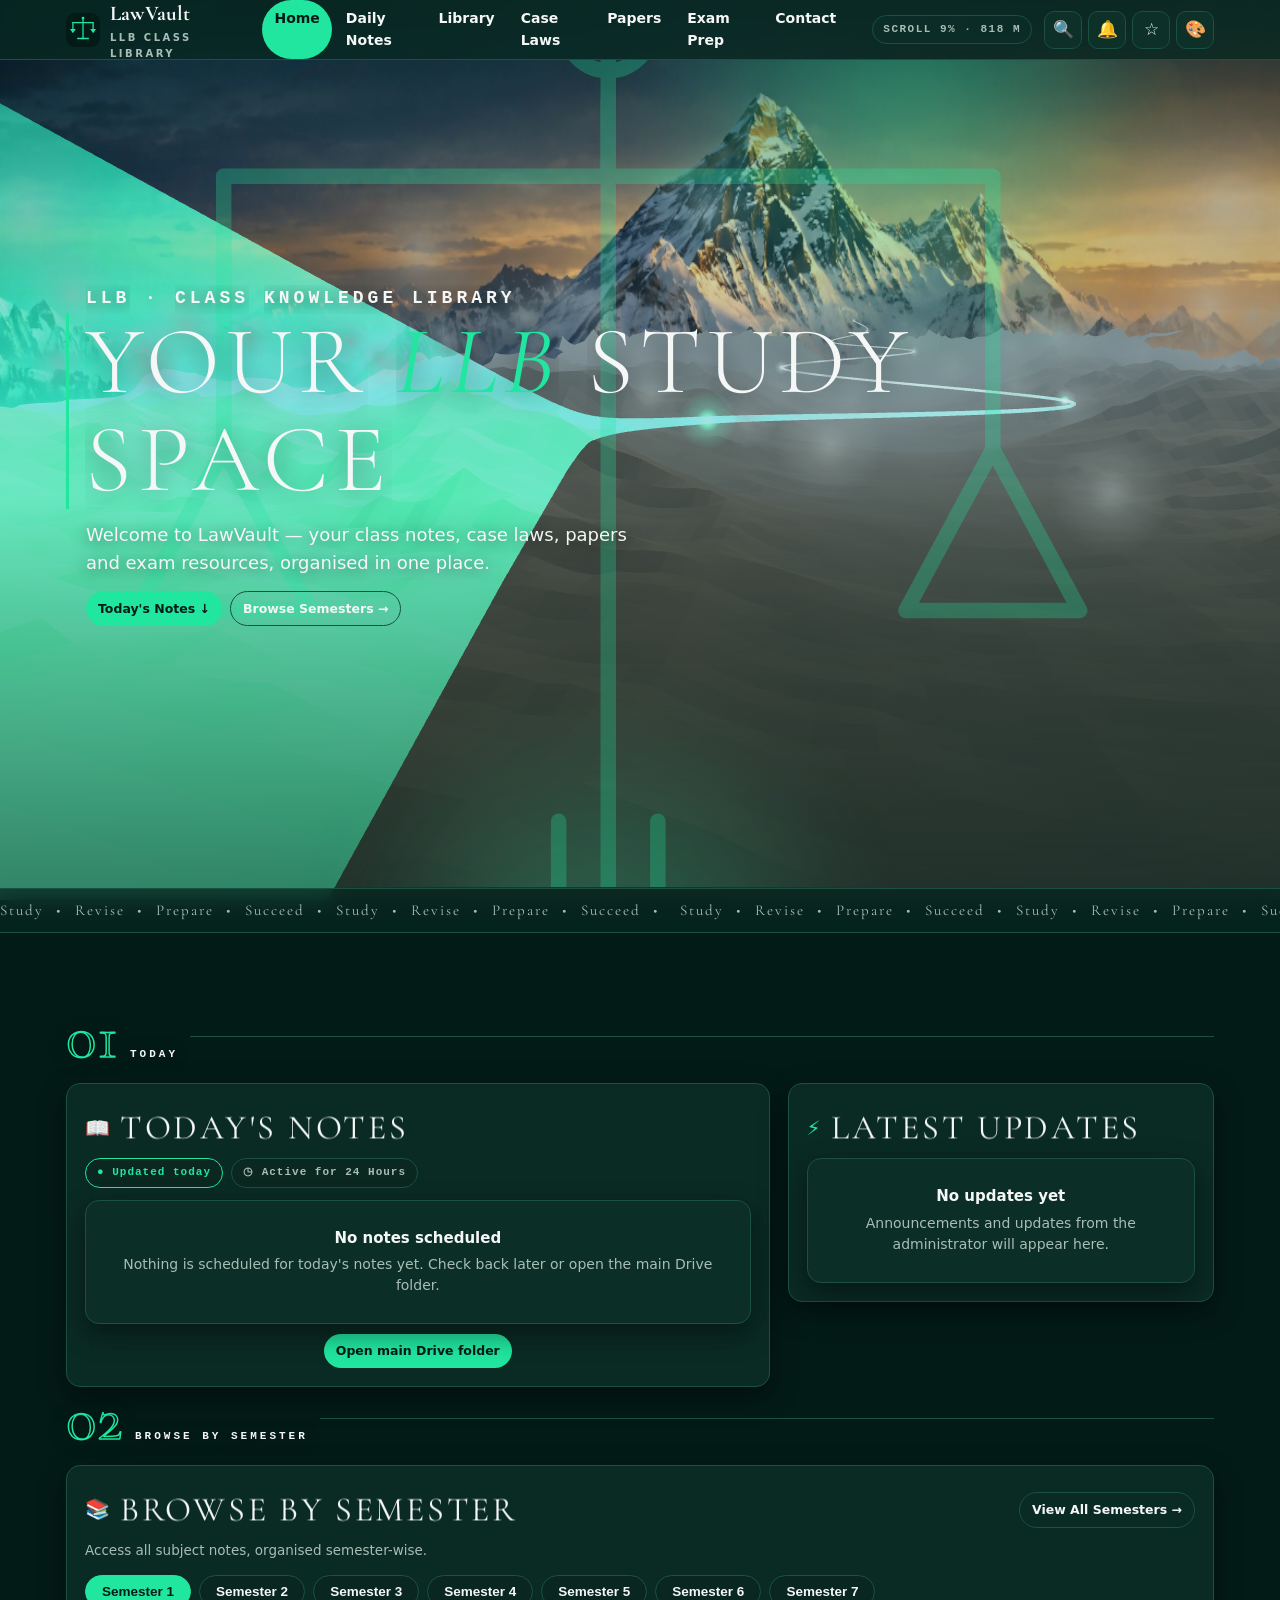
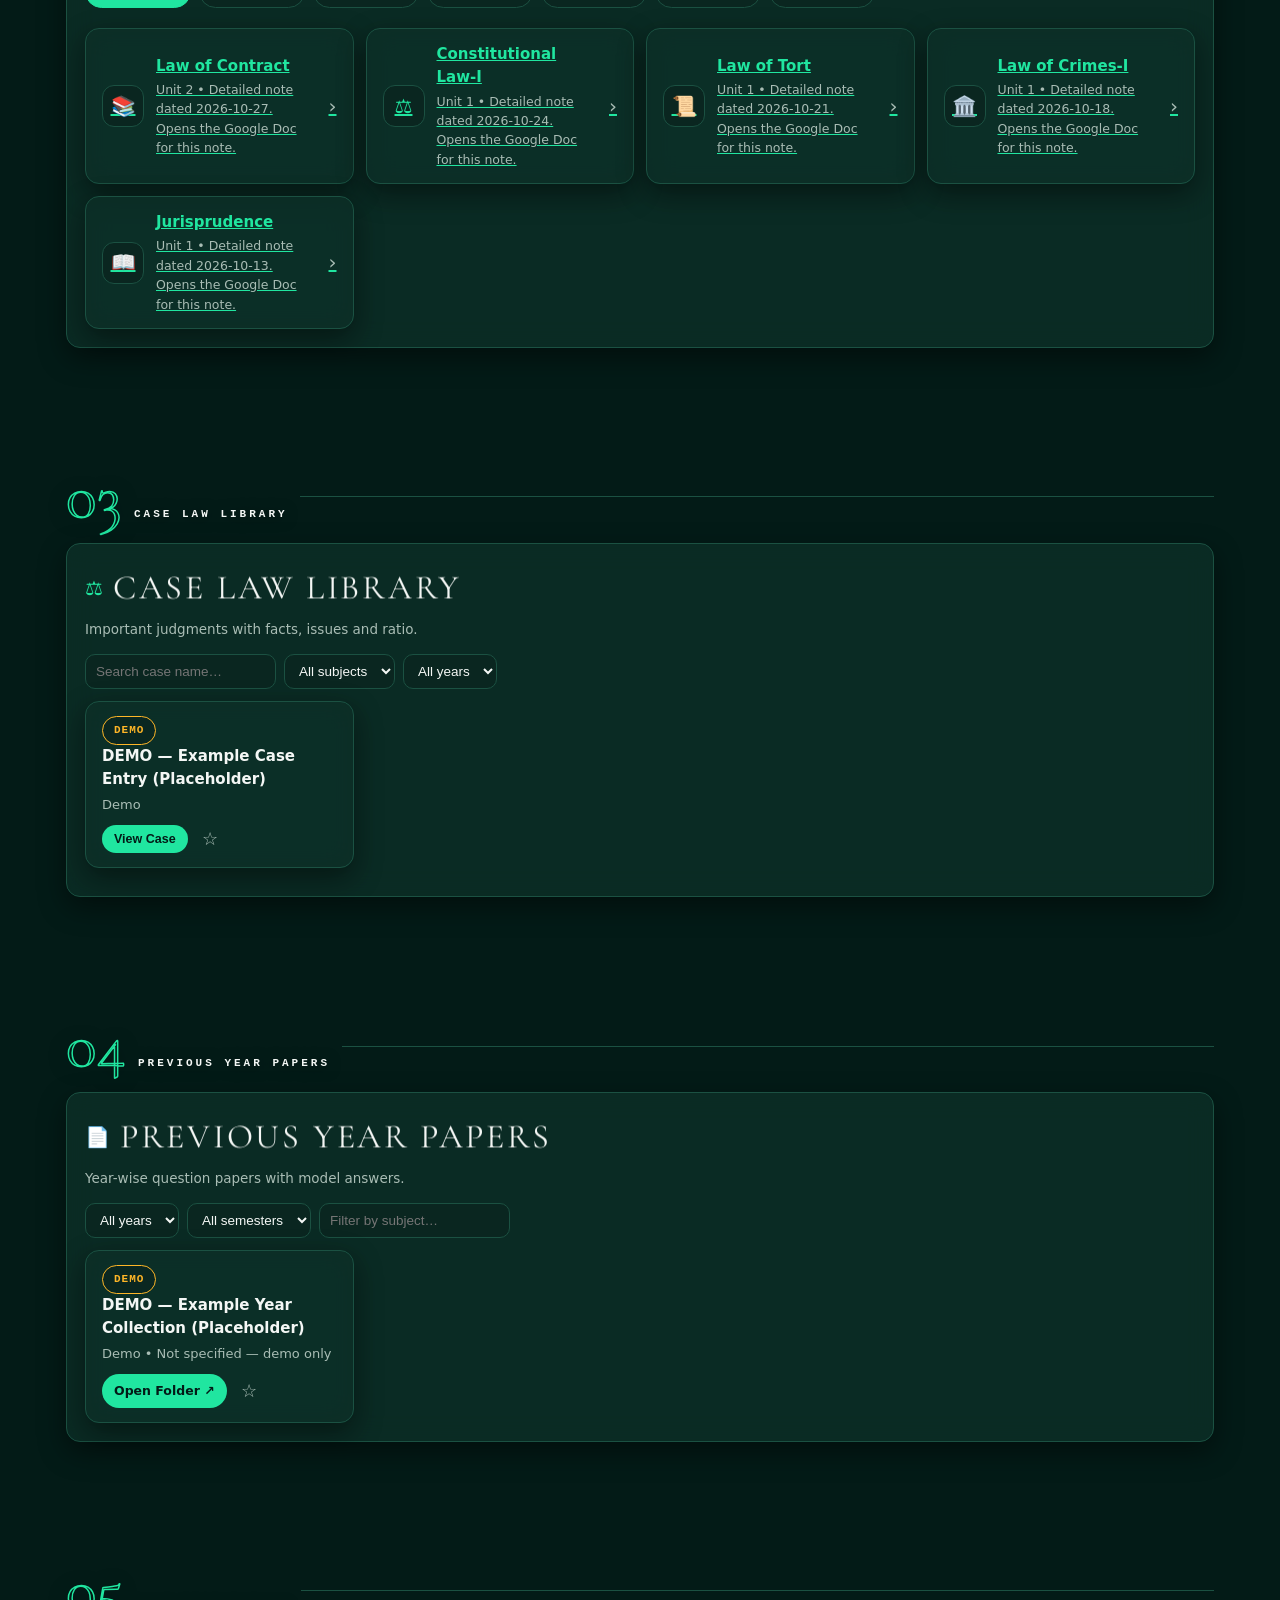
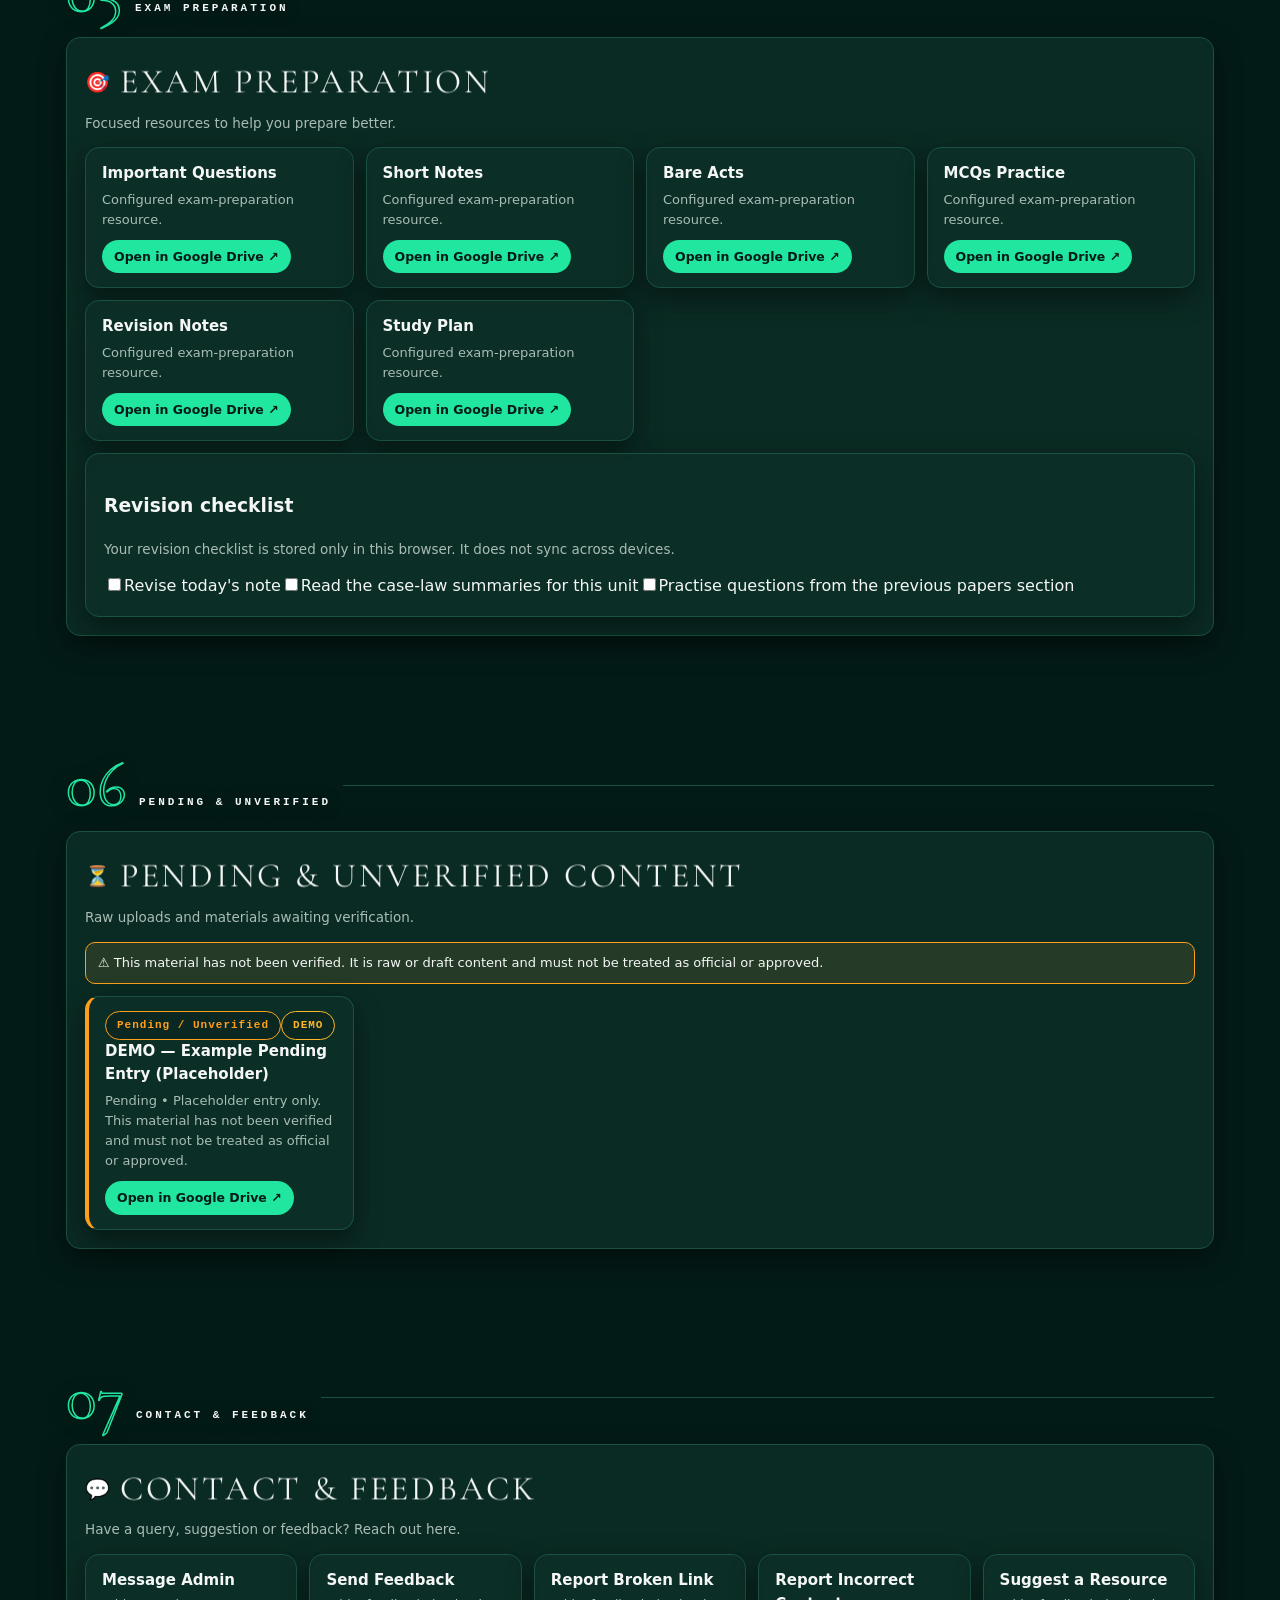
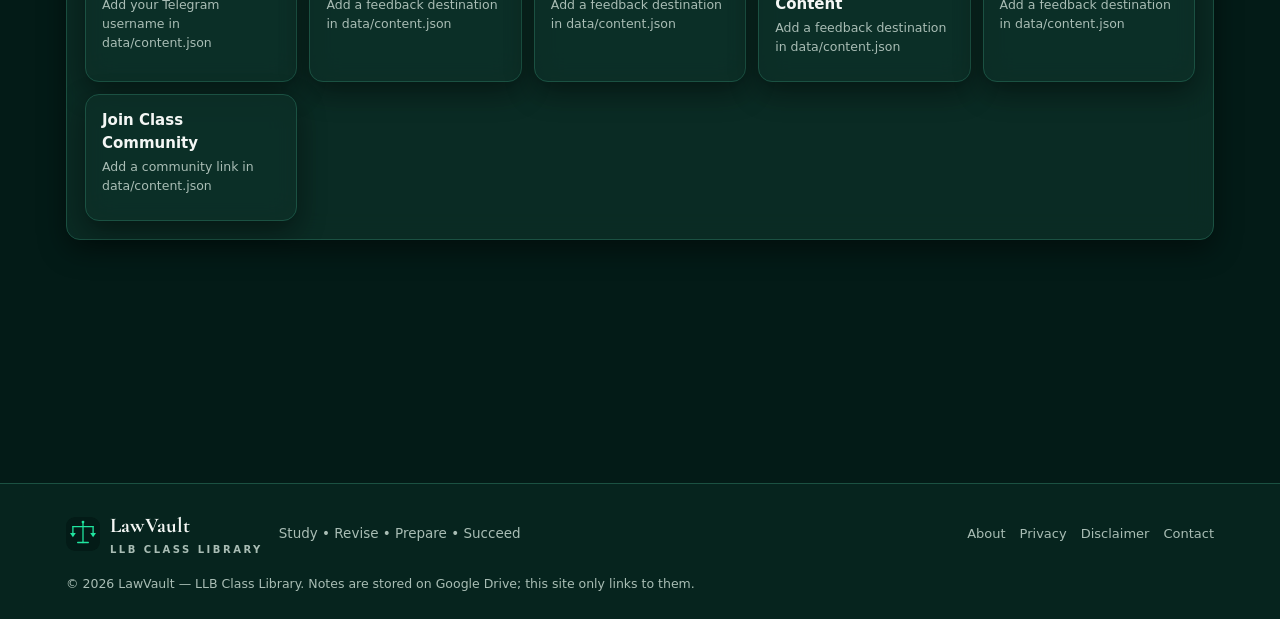
<file: index.html>
<!doctype html>
<html lang="en" data-mode="dark" data-color="emerald" data-festival="none">
<head>
<meta charset="utf-8">
<meta name="viewport" content="width=device-width, initial-scale=1">
<title>LawVault — Your LLB Class Knowledge Library</title>
<meta name="description" content="LawVault: your LLB class notes, case laws, papers and exam resources, organised in one place. Notes are stored on Google Drive; this site is the index and navigation layer.">
<meta name="theme-color" content="#031B17">
<link rel="icon" type="image/svg+xml" href="./assets/images/logo.svg">
<link rel="apple-touch-icon" href="./assets/images/icon-192.png">
<link rel="manifest" href="./manifest.webmanifest">
<link rel="preconnect" href="https://fonts.googleapis.com">
<link rel="preconnect" href="https://fonts.gstatic.com" crossorigin>
<link href="https://fonts.googleapis.com/css2?family=Cormorant+Garamond:ital,wght@0,300;0,400;0,500;0,600;1,400;1,500&display=swap" rel="stylesheet">
<link rel="stylesheet" href="./assets/css/style.css">
<script type="importmap">
{"imports": {"three": "./assets/vendor/three.module.js"}}
</script>
</head>
<body>
<a class="skip" href="#today">Skip to today's notes</a>

<!-- Ascent backdrop: the static Everest photo is the default layer
     (and the only layer without JS, without WebGL, or under reduced
     motion). When the 3D module loads successfully it paints the live
     terrain on the canvas above the photo. Decorative only: it never
     receives pointer events and never blocks content. -->
<div class="terrain-stage" aria-hidden="true">
  <div class="terrain-fallback" id="terrainFallback"></div>
  <canvas class="terrain-canvas" id="terrainCanvas"></canvas>
  <div class="terrain-scrim"></div>
</div>

<header class="site-header">
  <div class="scroll-progress" id="scrollProgress" aria-hidden="true"></div>
  <div class="header-in">
    <a class="brand" href="#home" aria-label="LawVault home">
      <img src="./assets/images/logo.svg" alt="LawVault logo" width="34" height="34">
      <span><span class="brand-name">LawVault</span><span class="brand-sub">LLB CLASS LIBRARY</span></span>
    </a>
    <nav class="main-nav" id="mainNav" aria-label="Main navigation"></nav>
    <span class="altitude-readout" id="altitudeReadout">SCROLL 0% · 0 M</span>
    <div class="header-tools">
      <button class="icon-btn" id="searchBtn" aria-label="Search">🔍</button>
      <button class="icon-btn" id="bellBtn" aria-label="Notifications">🔔<span class="dot" id="bellDot"></span></button>
      <button class="icon-btn" id="savedBtn" aria-label="Bookmarks and recently viewed">☆</button>
      <button class="icon-btn" id="themeBtn" aria-label="Appearance and themes">🎨</button>
      <button class="icon-btn menu-btn" id="menuBtn" aria-label="Menu" aria-expanded="false">☰</button>
    </div>
  </div>
  <div class="card theme-panel" id="themePanel" role="dialog" aria-label="Appearance settings"></div>
  <div class="card theme-panel" id="savedPanel" role="dialog" aria-label="Bookmarks and recently viewed"></div>
</header>

<div class="search-bar" id="searchBar">
  <div class="search-box">
    <input id="searchInput" type="search" placeholder="Search subjects, cases, papers…" aria-label="Search LawVault" autocomplete="off">
    <div class="suggest" id="suggest"></div>
    <p class="search-note" id="searchNote"></p>
  </div>
</div>

<section class="welcome" id="home" aria-label="Welcome">
  <div class="welcome-art" id="welcomeArt" aria-hidden="true">
    <div class="aurora aurora-a"></div>
    <div class="aurora aurora-b"></div>
    <svg class="scales" id="scalesSvg" viewBox="0 0 200 200" fill="none" aria-hidden="true">
      <g stroke="currentColor" stroke-width="2.5" stroke-linecap="round" stroke-linejoin="round">
        <path class="draw" pathLength="1" d="M100 28 L100 168"/>
        <path class="draw" pathLength="1" d="M38 52 L162 52"/>
        <path class="draw" pathLength="1" d="M100 28 m-7 0 a7 7 0 1 0 14 0 a7 7 0 1 0 -14 0"/>
        <path class="draw" pathLength="1" d="M84 168 L116 168 M92 168 L92 156 M108 168 L108 156"/>
        <path class="draw" pathLength="1" d="M38 52 L38 96 M38 96 L24 122 M38 96 L52 122 M24 122 L52 122"/>
        <path class="draw" pathLength="1" d="M162 52 L162 96 M162 96 L148 122 M162 96 L176 122 M148 122 L176 122"/>
        <path class="draw" pathLength="1" d="M100 40 L100 52"/>
      </g>
    </svg>
  </div>
  <div class="welcome-in">
    <p class="welcome-kicker" data-mask>LLB · Class Knowledge Library</p>
    <h1 id="welcomeTitle" data-mask>Your LLB Study Space</h1>
    <p id="welcomeSub"></p>
    <p class="festival-note" id="festivalNote" aria-live="polite"></p>
    <div class="welcome-links">
      <a class="btn small" href="#today">Today's Notes ↓</a>
      <a class="btn ghost small" href="#semesters">Browse Semesters →</a>
    </div>
  </div>
</section>

<div class="marquee" aria-hidden="true">
  <div class="marquee-inner">
    <span>Study&nbsp;&nbsp;•&nbsp;&nbsp;Revise&nbsp;&nbsp;•&nbsp;&nbsp;Prepare&nbsp;&nbsp;•&nbsp;&nbsp;Succeed&nbsp;&nbsp;•&nbsp;&nbsp;Study&nbsp;&nbsp;•&nbsp;&nbsp;Revise&nbsp;&nbsp;•&nbsp;&nbsp;Prepare&nbsp;&nbsp;•&nbsp;&nbsp;Succeed&nbsp;&nbsp;•&nbsp;&nbsp;</span>
    <span>Study&nbsp;&nbsp;•&nbsp;&nbsp;Revise&nbsp;&nbsp;•&nbsp;&nbsp;Prepare&nbsp;&nbsp;•&nbsp;&nbsp;Succeed&nbsp;&nbsp;•&nbsp;&nbsp;Study&nbsp;&nbsp;•&nbsp;&nbsp;Revise&nbsp;&nbsp;•&nbsp;&nbsp;Prepare&nbsp;&nbsp;•&nbsp;&nbsp;Succeed&nbsp;&nbsp;•&nbsp;&nbsp;</span>
  </div>
</div>

<main class="wrap">
  <div id="announceBar"></div>
  <noscript><div class="card empty"><strong>JavaScript is off</strong>LawVault loads its content from two configuration files with JavaScript. Please enable JavaScript to browse the notes, or open the main Drive folder directly from the link in the site footer.</div></noscript>

  <!-- priority area: today's notes + latest updates -->
  <div class="chapter-tag" data-chapter="today"><span class="chapter-num">01</span><span class="chapter-label">Today</span><span class="chapter-rule"></span></div>
  <div class="main-grid" id="todayGrid">
    <section class="block card pad" id="today" aria-label="Today's notes">
      <div class="sec-head"><span class="ico">📖</span><h2 data-mask>TODAY'S NOTES</h2></div>
      <div id="todayBody"><div class="empty">Loading…</div></div>
    </section>
    <section class="block card pad" id="updates" aria-label="Latest updates">
      <div class="sec-head"><span class="ico">⚡</span><h2 data-mask>LATEST UPDATES</h2></div>
      <div id="updatesBody"><div class="empty">Loading…</div></div>
    </section>
  </div>

  <!-- search results + case detail (shown on demand) -->
  <section class="block" id="searchResults" style="display:none" aria-label="Search results"></section>
  <section class="block" id="caseDetail" style="display:none" aria-label="Case detail"></section>

  <!-- remaining sections, reordered/hidden from data/site-config.json -->
  <div id="sections">
    <section class="block" data-section="semesters" id="semesters" aria-label="Browse by semester">
      <div class="chapter-tag"><span class="chapter-num">02</span><span class="chapter-label">Browse by Semester</span><span class="chapter-rule"></span></div>
      <div class="card pad">
        <div class="sec-head"><span class="ico">📚</span><h2 data-mask>BROWSE BY SEMESTER</h2>
          <div class="sec-actions"><a class="btn ghost small" href="#semesters">View All Semesters →</a></div>
        </div>
        <p class="sec-sub">Access all subject notes, organised semester-wise.</p>
        <div class="sem-tabs" id="semTabs" role="tablist" aria-label="Semesters"></div>
        <div class="subj-grid" id="semGrid"></div>
      </div>
    </section>

    <section class="block" data-section="cases" id="cases" aria-label="Case law library">
      <div class="chapter-tag"><span class="chapter-num">03</span><span class="chapter-label">Case Law Library</span><span class="chapter-rule"></span></div>
      <div class="card pad">
        <div class="sec-head"><span class="ico">⚖️</span><h2 data-mask>CASE LAW LIBRARY</h2></div>
        <p class="sec-sub">Important judgments with facts, issues and ratio.</p>
        <div id="casesBody"></div>
      </div>
    </section>

    <section class="block" data-section="papers" id="papers" aria-label="Previous year papers">
      <div class="chapter-tag"><span class="chapter-num">04</span><span class="chapter-label">Previous Year Papers</span><span class="chapter-rule"></span></div>
      <div class="card pad">
        <div class="sec-head"><span class="ico">📄</span><h2 data-mask>PREVIOUS YEAR PAPERS</h2></div>
        <p class="sec-sub">Year-wise question papers with model answers.</p>
        <div id="papersBody"></div>
      </div>
    </section>

    <section class="block" data-section="exam" id="exam" aria-label="Exam preparation">
      <div class="chapter-tag"><span class="chapter-num">05</span><span class="chapter-label">Exam Preparation</span><span class="chapter-rule"></span></div>
      <div class="card pad">
        <div class="sec-head"><span class="ico">🎯</span><h2 data-mask>EXAM PREPARATION</h2></div>
        <p class="sec-sub">Focused resources to help you prepare better.</p>
        <div id="examBody"></div>
      </div>
    </section>

    <section class="block" data-section="pending" id="pending" aria-label="Pending and unverified content">
      <div class="chapter-tag"><span class="chapter-num">06</span><span class="chapter-label">Pending &amp; Unverified</span><span class="chapter-rule"></span></div>
      <div class="card pad">
        <div class="sec-head"><span class="ico">⏳</span><h2 data-mask>PENDING &amp; UNVERIFIED CONTENT</h2></div>
        <p class="sec-sub">Raw uploads and materials awaiting verification.</p>
        <div id="pendingBody"></div>
      </div>
    </section>

    <section class="block" data-section="contact" id="contact" aria-label="Contact and feedback">
      <div class="chapter-tag"><span class="chapter-num">07</span><span class="chapter-label">Contact &amp; Feedback</span><span class="chapter-rule"></span></div>
      <div class="card pad">
        <div class="sec-head"><span class="ico">💬</span><h2 data-mask>CONTACT &amp; FEEDBACK</h2></div>
        <p class="sec-sub">Have a query, suggestion or feedback? Reach out here.</p>
        <div id="contactBody"></div>
      </div>
    </section>
  </div>
</main>

<footer class="site-footer">
  <div class="footer-in">
    <a class="brand" href="#home" aria-label="LawVault home">
      <img src="./assets/images/logo.svg" alt="LawVault logo" width="30" height="30">
      <span><span class="brand-name">LawVault</span><span class="brand-sub">LLB CLASS LIBRARY</span></span>
    </a>
    <span class="sec-sub" id="footTag" style="margin:0"></span>
    <nav aria-label="Footer">
      <a href="#home">About</a>
      <a href="#home">Privacy</a>
      <a href="#home">Disclaimer</a>
      <a href="#contact">Contact</a>
    </nav>
    <div class="copy">© <span id="year"></span> LawVault — LLB Class Library. <span id="footLegal">Notes are stored on Google Drive; this site only links to them.</span></div>
  </div>
</footer>

<button id="backTop" aria-label="Back to top">↑</button>

<script src="./assets/js/search.js"></script>
<script src="./assets/js/app.js"></script>
<script>
/* Ascent loader: the 3D terrain module (vendored Three.js, ~1.3 MB)
   is only fetched when it will actually run — never under reduced
   motion, never without WebGL. Otherwise the static Everest photo
   backdrop stays, and the site works exactly as before. */
(function () {
  try {
    if (window.matchMedia && window.matchMedia('(prefers-reduced-motion: reduce)').matches) return;
    var probe = document.createElement('canvas');
    var gl = probe.getContext('webgl2') || probe.getContext('webgl') || probe.getContext('experimental-webgl');
    if (!gl) return;
    var s = document.createElement('script');
    s.type = 'module';
    s.src = './assets/js/terrain.js';
    document.body.appendChild(s);
  } catch (e) { /* photo fallback stays */ }
})();
</script>
</body>
</html>
</file>
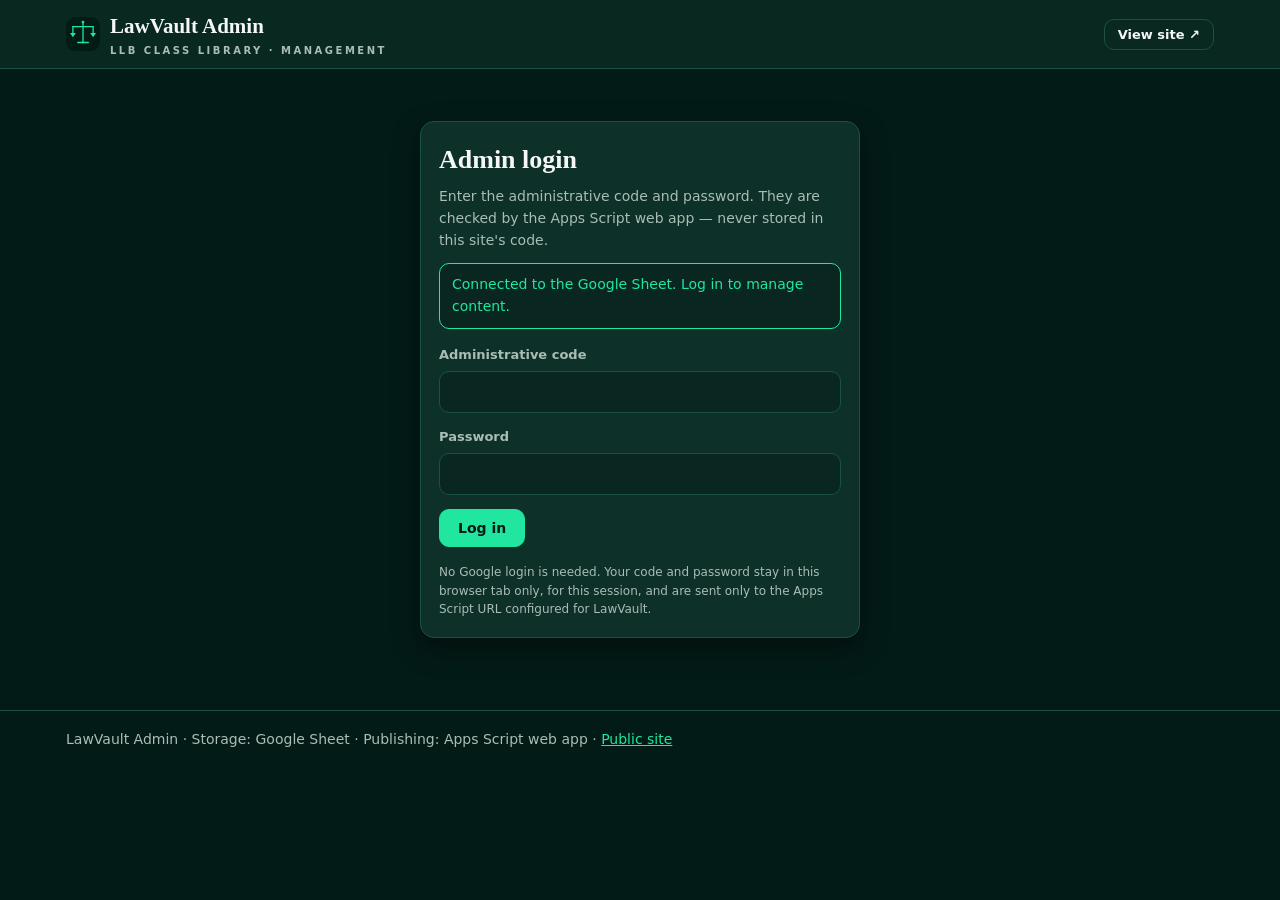
<file: admin.html>
<!doctype html>
<html lang="en" data-mode="dark" data-color="emerald">
<head>
<meta charset="utf-8">
<meta name="viewport" content="width=device-width, initial-scale=1">
<title>LawVault Admin — LLB Class Library Management</title>
<meta name="description" content="LawVault admin panel. Manage daily notes, announcements, semesters, and website content stored in a Google Sheet.">
<meta name="theme-color" content="#031B17">
<meta name="robots" content="noindex, nofollow">
<link rel="icon" type="image/svg+xml" href="./assets/images/logo.svg">
<link rel="stylesheet" href="./assets/css/admin.css">
</head>
<body>
<header class="admin-header">
  <div class="header-in">
    <a class="brand" href="./index.html" aria-label="View the public LawVault site">
      <img src="./assets/images/logo.svg" alt="LawVault logo" width="34" height="34">
      <span><span class="brand-name">LawVault Admin</span><span class="brand-sub">LLB CLASS LIBRARY · MANAGEMENT</span></span>
    </a>
    <div class="header-tools">
      <a class="btn ghost small" href="./index.html">View site ↗</a>
      <button class="btn ghost small" id="logoutBtn" type="button" style="display:none">Log out</button>
    </div>
  </div>
</header>

<main class="wrap">
  <noscript><div class="card empty"><strong>JavaScript is off.</strong> The admin panel needs JavaScript to talk to the Google Sheet.</div></noscript>

  <!-- ============ LOGIN ============ -->
  <section id="loginView" aria-label="Admin login">
    <div class="login-card card pad">
      <h1>Admin login</h1>
      <p class="sec-sub">Enter the administrative code and password. They are checked by the Apps Script web app — never stored in this site's code.</p>
      <div id="connectState" class="connect-state" role="status">Checking connection to the Google Sheet…</div>
      <form id="loginForm" novalidate>
        <label class="field"><span>Administrative code</span>
          <input id="adminCode" type="text" autocomplete="username" autocapitalize="off" spellcheck="false" required>
        </label>
        <label class="field"><span>Password</span>
          <input id="adminPass" type="password" autocomplete="current-password" required>
        </label>
        <p class="form-error" id="loginError" role="alert" style="display:none"></p>
        <button class="btn" id="loginBtn" type="submit">Log in</button>
      </form>
      <p class="fine-print">No Google login is needed. Your code and password stay in this browser tab only, for this session, and are sent only to the Apps Script URL configured for LawVault.</p>
    </div>
  </section>

  <!-- ============ APP ============ -->
  <div id="appView" style="display:none">
    <div class="admin-layout">
      <nav class="side-nav" id="sideNav" aria-label="Admin modules">
        <button class="nav-btn active" type="button" data-module="dashboard">🏠 Dashboard</button>
        <button class="nav-btn" type="button" data-module="daily-notes">📖 Daily Notes</button>
        <button class="nav-btn" type="button" data-module="announcements">📣 Announcements</button>
        <button class="nav-btn" type="button" data-module="semesters">📚 Semester &amp; Subjects</button>
        <button class="nav-btn" type="button" data-module="cases">⚖️ Case Laws</button>
        <button class="nav-btn" type="button" data-module="papers">📄 Question Papers</button>
        <button class="nav-btn" type="button" data-module="exam">🎯 Exam Preparation</button>
        <button class="nav-btn" type="button" data-module="pending">⏳ Pending Content</button>
        <button class="nav-btn" type="button" data-module="contacts">💬 Contact &amp; Feedback</button>
        <button class="nav-btn" type="button" data-module="appearance">🎨 Appearance</button>
        <button class="nav-btn" type="button" data-module="settings">⚙️ Website Settings</button>
        <button class="nav-btn" type="button" data-module="activity">🕘 Activity Log</button>
      </nav>

      <div class="admin-main">
        <div class="module-head">
          <div>
            <h1 id="moduleTitle">Dashboard</h1>
            <p class="sec-sub" id="moduleDesc">Overview of LawVault content.</p>
          </div>
          <button class="btn ghost small" id="refreshBtn" type="button">↻ Refresh</button>
        </div>

        <div class="card pad conn-line" id="connLine" role="status">Storage: Google Sheet · Configuration: GitHub</div>

        <!-- Dashboard -->
        <section class="module-view" id="view-dashboard">
          <div class="stat-grid">
            <div class="card stat"><span class="stat-num" id="statSubjects">–</span><span class="stat-label">Subjects</span></div>
            <div class="card stat"><span class="stat-num" id="statCases">–</span><span class="stat-label">Case laws</span></div>
            <div class="card stat"><span class="stat-num" id="statPapers">–</span><span class="stat-label">Question papers</span></div>
            <div class="card stat"><span class="stat-num" id="statResources">–</span><span class="stat-label">Exam resources</span></div>
            <div class="card stat"><span class="stat-num" id="statToday">–</span><span class="stat-label">Today's published notes</span></div>
            <div class="card stat"><span class="stat-num" id="statAnnouncements">–</span><span class="stat-label">Active announcements</span></div>
            <div class="card stat"><span class="stat-num" id="statPending">–</span><span class="stat-label">Pending / unverified</span></div>
            <div class="card stat"><span class="stat-num" id="statBroken">–</span><span class="stat-label">Missing / bad links</span></div>
          </div>
          <div class="card pad">
            <h2>Quick actions</h2>
            <div class="quick-actions">
              <button class="btn small" type="button" data-quick="daily-notes">+ Add Daily Note</button>
              <button class="btn small" type="button" data-quick="announcements">+ Publish Announcement</button>
              <button class="btn small" type="button" data-quick="semesters">+ Add Subject</button>
              <button class="btn small" type="button" data-quick="cases">+ Add Case Law</button>
              <button class="btn small" type="button" data-quick="papers">+ Add Question Paper</button>
              <button class="btn small" type="button" data-quick="exam">+ Add Resource</button>
              <button class="btn ghost small" type="button" data-quick="appearance">Manage Appearance</button>
            </div>
          </div>
          <div class="card pad">
            <h2>Recently modified</h2>
            <div id="recentList"><p class="sec-sub">Loading…</p></div>
          </div>
        </section>

        <!-- Daily Notes -->
        <section class="module-view" id="view-daily-notes" style="display:none">
          <div class="row-between">
            <p class="sec-sub">Controls the Today's Notes section. Notes expire 24 hours after publishing; expiry only removes them from display — the Drive document is never deleted.</p>
            <button class="btn small" id="addDailyBtn" type="button">+ Add Daily Note</button>
          </div>
          <div id="listDaily"><p class="sec-sub">Loading…</p></div>
        </section>

        <!-- Announcements -->
        <section class="module-view" id="view-announcements" style="display:none">
          <div class="row-between">
            <p class="sec-sub">Announcements appear in Latest Updates and on the notification bell.</p>
            <button class="btn small" id="addAnnBtn" type="button">+ Publish Announcement</button>
          </div>
          <div id="listAnn"><p class="sec-sub">Loading…</p></div>
        </section>

        <!-- Semesters & Subjects -->
        <section class="module-view" id="view-semesters" style="display:none">
          <h2>Semesters</h2>
          <p class="sec-sub">A semester marked "not configured" shows "Not configured yet" on the public site, and its subjects stay hidden.</p>
          <div id="semList"><p class="sec-sub">Loading…</p></div>
          <h2>Subjects</h2>
          <div class="row-between">
            <label class="field inline"><span>Semester</span>
              <select id="semSelect" aria-label="Choose semester"></select>
            </label>
            <button class="btn small" id="addSubjBtn" type="button">+ Add Subject</button>
          </div>
          <div id="subjList"><p class="sec-sub">Loading…</p></div>
        </section>

        <!-- Case Laws -->
        <section class="module-view" id="view-cases" style="display:none">
          <p class="sec-sub">Case summaries for the Case Law Library. Enter only real cases with real citations — never invent facts, citations, or judgments. The DEMO row stays clearly labelled until you replace it with a real case.</p>
          <div class="filter-bar">
            <label class="field inline"><span>Search</span>
              <input id="caseSearch" type="search" placeholder="Search case name…" aria-label="Search cases">
            </label>
            <label class="field inline"><span>Subject</span>
              <select id="caseSubjectFilter" aria-label="Filter cases by subject"></select>
            </label>
            <button class="btn small" id="addCaseBtn" type="button">+ Add Case Law</button>
          </div>
          <div id="listCases"><p class="sec-sub">Loading…</p></div>
        </section>

        <!-- Question Papers -->
        <section class="module-view" id="view-papers" style="display:none">
          <p class="sec-sub">Previous year question papers. Upload the paper to Google Drive first, then paste the folder link here. Latest year first.</p>
          <div class="filter-bar">
            <label class="field inline"><span>Year</span>
              <select id="paperYearFilter" aria-label="Filter papers by year"></select>
            </label>
            <label class="field inline"><span>Semester</span>
              <select id="paperSemFilter" aria-label="Filter papers by semester"></select>
            </label>
            <label class="field inline"><span>Subject</span>
              <input id="paperSubjectFilter" type="search" placeholder="Filter by subject…" aria-label="Filter papers by subject">
            </label>
            <button class="btn small" id="addPaperBtn" type="button">+ Add Question Paper</button>
          </div>
          <div id="listPapers"><p class="sec-sub">Loading…</p></div>
        </section>

        <!-- Exam Preparation -->
        <section class="module-view" id="view-exam" style="display:none">
          <div class="card pad">
            <h2>Exam date</h2>
            <p class="sec-sub">The countdown on the public site appears only when an exam date is set. Leave empty for no countdown.</p>
            <div class="filter-bar">
              <label class="field inline"><span>Exam date</span>
                <input id="examDateInput" type="date" aria-label="Exam date">
              </label>
              <button class="btn small" id="examDateSave" type="button">Save exam date</button>
            </div>
            <p class="sec-sub" id="examDateNote"></p>
          </div>
          <p class="sec-sub">Resource cards shown in Exam Preparation. Revision checklist ticks stay in each student's own browser and are never managed here.</p>
          <div class="row-between">
            <span></span>
            <button class="btn small" id="addExamBtn" type="button">+ Add Resource</button>
          </div>
          <div id="listExam"><p class="sec-sub">Loading…</p></div>
        </section>

        <!-- Pending Content -->
        <section class="module-view" id="view-pending" style="display:none">
          <p class="sec-sub">Unverified material. Workflow: Draft → Pending → Verified → Published. Only Verified content can be published — publishing directly from Draft or Pending is blocked, so incomplete material is never presented as official. Publishing removes the entry from the Pending section: add the verified material to its proper section (notes, case laws, or papers) so students can find it. Archived entries are kept but hidden. Use Delete for rejected content.</p>
          <div class="row-between">
            <span></span>
            <button class="btn small" id="addPendingBtn" type="button">+ Add Pending Content</button>
          </div>
          <div id="listPending"><p class="sec-sub">Loading…</p></div>
        </section>

        <!-- Contact & Feedback -->
        <section class="module-view" id="view-contacts" style="display:none">
          <p class="sec-sub">The six contact cards on the public site. A card with no destination, or a disabled card, appears greyed out with "Not configured yet." Destinations must start with https://.</p>
          <div class="row-between">
            <span></span>
            <button class="btn small" id="addContactBtn" type="button">+ Add Contact Card</button>
          </div>
          <div id="listContacts"><p class="sec-sub">Loading…</p></div>
        </section>

        <!-- Appearance -->
        <section class="module-view" id="view-appearance" style="display:none">
          <p class="sec-sub">Default theme, accent colour, and automatic festival themes. These are defaults only — a visitor's own theme choice in their browser always wins. Changes apply on the next public-site load.</p>
          <div id="appearanceForm"><p class="sec-sub">Loading…</p></div>
        </section>

        <!-- Website Settings -->
        <section class="module-view" id="view-settings" style="display:none">
          <p class="sec-sub">General site configuration, stored in the Sheet's settings tab. Navigation links, section order, and search behaviour stay in data/site-config.json and are not managed here.</p>
          <div id="settingsForm"><p class="sec-sub">Loading…</p></div>
        </section>

        <!-- Activity Log -->
        <section class="module-view" id="view-activity" style="display:none">
          <p class="sec-sub">Every admin action — including failed logins — is recorded here by the Apps Script. Newest first. This log is read-only in the panel.</p>
          <div id="logList"><p class="sec-sub">Loading…</p></div>
        </section>

        <!-- Shared editor -->
        <section class="card pad" id="editor" style="display:none" aria-label="Editor">
          <h2 id="editorTitle">Edit entry</h2>
          <div id="editorFields"></div>
          <p class="form-error" id="editorError" role="alert" style="display:none"></p>
          <p class="form-warn" id="editorWarn" role="status" style="display:none"></p>
          <div class="editor-actions">
            <button class="btn" id="editorSave" type="button">Save</button>
            <button class="btn ghost" id="editorPreviewBtn" type="button">Preview</button>
            <button class="btn danger" id="editorDelete" type="button" style="display:none">Delete</button>
            <button class="btn ghost" id="editorCancel" type="button">Cancel</button>
          </div>
          <div id="editorPreview" style="display:none"></div>
        </section>
      </div>
    </div>
  </div>
</main>

<footer class="admin-footer">
  <div class="footer-in">
    <span class="sec-sub">LawVault Admin · Storage: Google Sheet · Publishing: Apps Script web app · <a href="./index.html">Public site</a></span>
  </div>
</footer>

<div class="toast" id="toast" role="status" aria-live="polite" style="display:none"></div>

<script src="./assets/js/admin.js"></script>
</body>
</html>
</file>
<file: assets/css/style.css>
/* LawVault v7 — "The Ascent": story cards over live 3D terrain.
   Built on the v5 design system (same theme layers, same class names,
   same selectors — the renderers are unchanged). The terrain lives on
   a fixed canvas behind everything; sections become floating glass
   story cards with generous gaps so the mountains stay visible.
   Theme layers (applied in this order): base -> data-mode -> data-color -> data-festival.
   Festival themes always win over manual colour choices; a manual colour
   choice sets data-festival="none".
   Motion rules: every hiding/reveal effect is gated behind the `js` class
   that app.js adds to <html>. Without JavaScript, all content is visible.
   All motion is disabled under prefers-reduced-motion, and the 3D layer
   is never loaded then — the static Everest photo is the backdrop. */
:root {
  --bg: #031B17;
  --bg-2: #082820;
  --card: #0D3028;
  --card-2: #0A2620;
  --glass: rgba(13, 48, 40, 0.78);
  --glass-2: rgba(10, 38, 32, 0.82);
  --accent: #20E6A0;
  --accent-2: #50F5B5;
  --accent-ink: #031B17;
  --text: #F4F7F5;
  --muted: #A9BDB5;
  --border: #1B5142;
  --shadow: 0 10px 28px rgba(0, 0, 0, 0.45);
  --radius: 14px;
  --header-h: 60px;
  --serif: "Cormorant Garamond", Georgia, "Iowan Old Style", "Times New Roman", serif;
  --sans: system-ui, -apple-system, "Segoe UI", Roboto, sans-serif;
  --mono: ui-monospace, "SF Mono", "Cascadia Mono", Menlo, Consolas, monospace;
  --ease: cubic-bezier(0.22, 0.9, 0.28, 1);
}

/* ---- light mode surfaces (accents still come from color/festival layers) ---- */
html[data-mode="light"] {
  --bg: #F2F7F4;
  --bg-2: #E4EFE9;
  --card: #FFFFFF;
  --card-2: #F4FAF7;
  --glass: rgba(255, 255, 255, 0.82);
  --glass-2: rgba(244, 250, 247, 0.88);
  --text: #0E2A23;
  --muted: #4E6B61;
  --border: #CBE3D8;
  --accent-ink: #031B17;
  --shadow: 0 8px 22px rgba(3, 27, 23, 0.12);
}

/* ---- manual colour options ---- */
html[data-color="teal"]   { --accent: #2DD4BF; --accent-2: #5EEAD4; }
html[data-color="ocean"]  { --accent: #38BDF8; --accent-2: #7DD3FC; }
html[data-color="violet"] { --accent: #A78BFA; --accent-2: #C4B5FD; }
html[data-color="amber"]  { --accent: #FBBF24; --accent-2: #FDE68A; }

/* ---- automatic festival themes (win over manual colours) ---- */
html[data-festival="diwali"]    { --accent: #FFB627; --accent-2: #FFD166; }
html[data-festival="christmas"] { --accent: #E63946; --accent-2: #7BF1A8; }
html[data-festival="newyear"]   { --accent: #FFD166; --accent-2: #FFF3B0; }
html[data-festival="pongal"]    { --accent: #FF9F1C; --accent-2: #FFD166; }
html[data-festival="holi"]      { --accent: #EC4899; --accent-2: #A78BFA; }
html[data-festival="eid"]       { --accent: #2DD4BF; --accent-2: #FFD166; }
html[data-festival="onam"]      { --accent: #FF8C42; --accent-2: #FFD166; }

* { box-sizing: border-box; }
html { scroll-behavior: smooth; }
body {
  margin: 0;
  font-family: var(--sans);
  background: var(--bg);
  color: var(--text);
  line-height: 1.55;
  -webkit-tap-highlight-color: transparent;
  overflow-x: hidden;
}

/* ---- ascent backdrop stage (fixed, behind all content) ---- */
.terrain-stage {
  position: fixed; inset: 0; z-index: 0;
  pointer-events: none; overflow: hidden;
}
.terrain-fallback {
  position: absolute; inset: 0;
  background: var(--bg) url("../img/everest-backdrop.jpg") center 32% / cover no-repeat;
}
.terrain-canvas {
  position: absolute; inset: 0; width: 100%; height: 100%;
  display: none; /* shown only when the 3D module reports success */
}
html.terrain-live .terrain-canvas { display: block; }
/* Readability scrim: darkens the backdrop behind text without hiding
   the terrain. Lighter in light mode so the glass stays airy. */
.terrain-scrim {
  position: absolute; inset: 0;
  background:
    linear-gradient(180deg, rgba(3, 27, 23, 0.62) 0%, rgba(3, 27, 23, 0.18) 22%, rgba(3, 27, 23, 0.10) 55%, rgba(3, 27, 23, 0.55) 100%);
}
html[data-mode="light"] .terrain-scrim {
  background:
    linear-gradient(180deg, rgba(242, 247, 244, 0.55) 0%, rgba(242, 247, 244, 0.12) 22%, rgba(242, 247, 244, 0.08) 55%, rgba(242, 247, 244, 0.45) 100%);
}
/* Every content layer sits above the stage. */
.site-header, .search-bar, .welcome, .marquee, .wrap, .site-footer { position: relative; z-index: 1; }
a { color: var(--accent); }
img, svg { max-width: 100%; }
:focus-visible { outline: 2px solid var(--accent); outline-offset: 2px; }

/* ---- header ---- */
.site-header {
  position: sticky; top: 0; z-index: 50;
  height: var(--header-h);
  background: color-mix(in srgb, var(--bg-2) 78%, transparent);
  backdrop-filter: blur(12px) saturate(1.2);
  -webkit-backdrop-filter: blur(12px) saturate(1.2);
  border-bottom: 1px solid var(--border);
}
.scroll-progress {
  position: absolute; top: 0; left: 0; height: 3px; width: 100%;
  background: var(--accent);
  transform-origin: 0 50%; transform: scaleX(0);
  will-change: transform;
}
.header-in {
  max-width: 1180px; height: 100%; margin: 0 auto;
  padding: 0 16px;
  display: flex; align-items: center; gap: 12px;
}
.brand { display: flex; align-items: center; gap: 10px; text-decoration: none; color: var(--text); }
.brand img { width: 34px; height: 34px; border-radius: 9px; }
.brand-name { font-family: var(--serif); font-weight: 700; font-size: 21px; letter-spacing: 0.2px; }
.brand-sub { display: block; font-family: var(--sans); font-size: 10px; letter-spacing: 2.5px; color: var(--muted); font-weight: 600; }
.main-nav { display: flex; gap: 2px; margin-left: 8px; }
.main-nav a {
  color: var(--text); text-decoration: none; font-size: 14px; font-weight: 600;
  padding: 8px 12px; border-radius: 999px;
  transition: background 0.2s var(--ease), color 0.2s var(--ease);
}
.main-nav a.active, .main-nav a:hover { background: var(--accent); color: var(--accent-ink); }
/* Decorative scroll-progress readout: metres "climbed" out of 8,848,
   always labelled as scroll progress. Hidden on narrow screens. */
.altitude-readout {
  margin-left: 12px;
  font-family: var(--mono); font-size: 11px; font-weight: 600;
  letter-spacing: 1.5px; white-space: nowrap;
  color: var(--muted);
  border: 1px solid var(--border); border-radius: 999px;
  padding: 5px 10px; background: color-mix(in srgb, var(--card) 60%, transparent);
}
.altitude-readout:empty { display: none; }
.header-tools { margin-left: auto; display: flex; align-items: center; gap: 6px; }
.icon-btn {
  position: relative; border: 1px solid var(--border); background: var(--card);
  color: var(--text); border-radius: 10px; width: 38px; height: 38px;
  display: inline-flex; align-items: center; justify-content: center;
  cursor: pointer; font-size: 17px;
  transition: border-color 0.2s var(--ease), transform 0.2s var(--ease);
}
.icon-btn:hover { border-color: var(--accent); transform: translateY(-1px); }
.icon-btn .dot {
  position: absolute; top: 7px; right: 8px; width: 8px; height: 8px;
  border-radius: 50%; background: var(--accent); display: none;
}
.icon-btn .dot.on { display: block; }
.menu-btn { display: none; }

/* ---- welcome banner: the opening over the sea of clouds ----
   Full-height, transparent: the terrain shows through behind the
   thin serif title. Text shadows keep it readable over bright snow. */
.welcome {
  position: relative; overflow: hidden;
  border-bottom: 1px solid transparent;
  min-height: 92vh;
  display: flex; align-items: center;
  background: transparent;
}
html[data-mode="light"] .welcome { background: transparent; }
.welcome-art {
  position: absolute; inset: 0; overflow: hidden; pointer-events: none;
  will-change: transform;
  background: transparent;
}
html[data-mode="light"] .welcome-art { background: transparent; }
.aurora {
  position: absolute; width: 46%; aspect-ratio: 1; border-radius: 50%;
  filter: blur(46px); opacity: 0.45;
}
.aurora-a {
  top: -30%; right: 6%;
  background: radial-gradient(circle, var(--accent) 0%, transparent 65%);
  animation: drift-a 14s ease-in-out infinite alternate;
}
.aurora-b {
  bottom: -45%; right: 30%;
  background: radial-gradient(circle, var(--accent-2) 0%, transparent 65%);
  opacity: 0.3;
  animation: drift-b 18s ease-in-out infinite alternate;
}
@keyframes drift-a { from { transform: translate(0, 0) scale(1); } to { transform: translate(-8%, 10%) scale(1.12); } }
@keyframes drift-b { from { transform: translate(0, 0) scale(1.05); } to { transform: translate(10%, -8%) scale(0.95); } }
.scales {
  position: absolute; right: 4%; top: 50%; height: 150%; width: auto;
  transform: translateY(-50%);
  color: var(--accent); opacity: 0.28;
}
.scales .draw { stroke-dasharray: 1; stroke-dashoffset: 0; }
html.js .scales .draw { stroke-dashoffset: 1; transition: stroke-dashoffset 1.4s var(--ease); }
html.js .scales.drawn .draw { stroke-dashoffset: 0; }
html.js .scales.drawn .draw:nth-child(2) { transition-delay: 0.15s; }
html.js .scales.drawn .draw:nth-child(3) { transition-delay: 0.3s; }
html.js .scales.drawn .draw:nth-child(4) { transition-delay: 0.45s; }
html.js .scales.drawn .draw:nth-child(5) { transition-delay: 0.55s; }
html.js .scales.drawn .draw:nth-child(6) { transition-delay: 0.7s; }
html.js .scales.drawn .draw:nth-child(7) { transition-delay: 0.85s; }
.welcome-in { max-width: 1180px; margin: 0 auto; padding: 28px 16px 64px; width: 100%; position: relative; }
.welcome-kicker {
  margin: 0 0 10px; padding-left: 20px;
  font-family: var(--mono);
  font-size: 11px; font-weight: 600; letter-spacing: 4px; text-transform: uppercase;
  color: var(--accent);
  text-shadow: 0 2px 16px rgba(0, 0, 0, 0.55);
}
.welcome h1 {
  margin: 0 0 12px; font-size: clamp(44px, 8vw, 96px);
  font-family: var(--serif); font-weight: 300; letter-spacing: 0.06em; line-height: 1.02;
  text-transform: uppercase;
  border-left: 3px solid var(--accent); padding-left: 16px;
  text-shadow: 0 3px 26px rgba(0, 0, 0, 0.55);
}
.welcome h1 .hl { color: var(--accent); font-style: italic; font-weight: 400; }
.welcome p { margin: 0; color: var(--text); font-size: clamp(14px, 1.8vw, 18px); max-width: 600px; padding-left: 20px; text-shadow: 0 2px 16px rgba(0, 0, 0, 0.6); }
.welcome-links { display: flex; gap: 8px; flex-wrap: wrap; margin-top: 14px; padding-left: 20px; }
.festival-note {
  display: none; margin-top: 10px; padding-left: 20px;
  font-size: 13px; color: var(--accent); font-weight: 700;
}
html[data-festival]:not([data-festival="none"]) .festival-note { display: block; }

/* ---- masked text reveals (JS-gated: visible without JS) ---- */
.mask { display: inline-block; overflow: hidden; vertical-align: bottom; padding-bottom: 0.08em; margin-bottom: -0.08em; }
.mask-word { display: inline-block; will-change: transform; }
html.js .mask-word { transform: translateY(115%); transition: transform 0.7s var(--ease); }
html.js .mask-word.in { transform: translateY(0); }

/* ---- marquee strip ---- */
.marquee {
  overflow: hidden; border-top: 1px solid var(--border); border-bottom: 1px solid var(--border);
  background: color-mix(in srgb, var(--bg-2) 72%, transparent);
  backdrop-filter: blur(10px);
  -webkit-backdrop-filter: blur(10px);
  padding: 9px 0; white-space: nowrap;
}
.marquee-inner { display: inline-flex; animation: marquee 30s linear infinite; will-change: transform; }
.marquee-inner span {
  font-family: var(--serif); font-size: 15px; letter-spacing: 2px;
  color: var(--muted); padding-right: 8px;
}
@keyframes marquee { from { transform: translateX(0); } to { transform: translateX(-50%); } }

/* ---- layout: story cards float over the terrain ---- */
.wrap { max-width: 1180px; margin: 0 auto; padding: 8vh 16px 14vh; }
.main-grid { display: grid; grid-template-columns: 1.65fr 1fr; gap: 18px; align-items: start; }
/* Generous vertical rhythm: the mountains stay visible between cards. */
section.block { margin: 13vh 0; scroll-margin-top: calc(var(--header-h) + 12px); }
section.block:first-child { margin-top: 0; }
.main-grid section.block { margin: 0; }
.card {
  background: var(--glass); border: 1px solid var(--border);
  border-radius: var(--radius); box-shadow: var(--shadow);
  backdrop-filter: blur(14px) saturate(1.2);
  -webkit-backdrop-filter: blur(14px) saturate(1.2);
}
.pad { padding: 18px; }
.sec-head { display: flex; align-items: center; gap: 10px; margin: 0 0 4px; }
.sec-head h2 {
  margin: 0; font-size: clamp(24px, 3.4vw, 34px);
  font-family: var(--serif); font-weight: 400; letter-spacing: 0.08em;
  text-transform: uppercase;
}
.sec-head .ico { color: var(--accent); font-size: 20px; }
.sec-sub { color: var(--muted); font-size: 13.5px; margin: 0 0 14px; }
.sec-actions { margin-left: auto; }

/* ---- chapter tags: expedition waypoints over the terrain ---- */
.chapter-tag {
  display: flex; align-items: baseline; gap: 12px;
  margin: 0 0 14px;
}
.chapter-num {
  font-family: var(--serif); font-size: clamp(44px, 6vw, 64px); font-weight: 300;
  line-height: 1; color: transparent;
  -webkit-text-stroke: 1.5px var(--accent);
  text-shadow: 0 2px 20px rgba(0, 0, 0, 0.35);
}
.chapter-label {
  font-family: var(--mono);
  font-size: 11px; font-weight: 600; letter-spacing: 3px; text-transform: uppercase;
  color: var(--text); white-space: nowrap;
  text-shadow: 0 2px 14px rgba(0, 0, 0, 0.65);
}
.chapter-rule { flex: 1; height: 1px; background: var(--border); align-self: center; }

/* ---- badges: mono data labels ---- */
.badge {
  display: inline-flex; align-items: center; gap: 6px;
  font-family: var(--mono);
  font-size: 11px; font-weight: 600; letter-spacing: 1px; padding: 5px 11px; border-radius: 999px;
  border: 1px solid var(--border); color: var(--muted); background: var(--glass-2);
}
.badge.ok { color: var(--accent); border-color: var(--accent); }
.badge .pulse { width: 8px; height: 8px; border-radius: 50%; background: var(--accent); }
.badge.demo { color: #FFB627; border-color: #FFB627; }
.badge.warn { color: #FF9F1C; border-color: #FF9F1C; }

/* ---- buttons ---- */
.btn {
  display: inline-flex; align-items: center; gap: 6px;
  border: 0; border-radius: 999px; cursor: pointer;
  background: var(--accent); color: var(--accent-ink);
  font-weight: 700; font-size: 13.5px; padding: 9px 16px; text-decoration: none;
  transition: background 0.2s var(--ease), transform 0.2s var(--ease);
}
.btn:hover { background: var(--accent-2); transform: translateY(-1px); }
.btn.ghost { background: transparent; color: var(--text); border: 1px solid var(--border); }
.btn.ghost:hover { border-color: var(--accent); color: var(--accent); }
.btn.small { padding: 7px 12px; font-size: 12.5px; }
.drive-btn { white-space: nowrap; }

/* ---- today notes cards ---- */
.today-cards { display: grid; grid-template-columns: repeat(auto-fill, minmax(200px, 1fr)); gap: 12px; }
.today-card { overflow: hidden; display: flex; flex-direction: column; position: relative; }
.today-card::after {
  content: ""; position: absolute; left: 0; right: 0; bottom: 0; height: 3px;
  background: var(--accent); transform: scaleX(0); transform-origin: 0 50%;
  transition: transform 0.35s var(--ease);
}
.today-card:hover::after, .today-card:focus-within::after { transform: scaleX(1); }
.thumb {
  position: relative; height: 96px; border-radius: var(--radius) var(--radius) 0 0;
  background:
    radial-gradient(circle at 20% 30%, rgba(32,230,160,0.25), transparent 55%),
    linear-gradient(135deg, #0A2620, #031B17);
  border-bottom: 1px solid var(--border);
  display: flex; align-items: flex-end; padding: 10px 12px; overflow: hidden;
}
html[data-mode="light"] .thumb { background: linear-gradient(135deg, #DCEEE5, #F2F7F4); }
.thumb::after {
  content: ""; position: absolute; inset: 0;
  background: linear-gradient(100deg, transparent, color-mix(in srgb, var(--accent) 22%, transparent), transparent);
  clip-path: inset(0 100% 0 0);
  transition: clip-path 0.6s var(--ease);
}
.today-card:hover .thumb::after, .today-card:focus-within .thumb::after { clip-path: inset(0 0 0 0); }
.thumb span { font-size: 11px; font-weight: 800; letter-spacing: 1.5px; color: var(--accent); text-transform: uppercase; position: relative; }
.today-body { padding: 12px 14px; display: flex; flex-direction: column; gap: 6px; flex: 1; }
.today-body h3 { margin: 0; font-size: 15px; }
.today-body p { margin: 0; font-size: 13px; color: var(--muted); flex: 1; }
.today-actions { display: flex; gap: 8px; align-items: center; margin-top: 6px; }

/* ---- updates timeline ---- */
.timeline { list-style: none; margin: 0; padding: 0; }
.timeline li { position: relative; padding: 0 0 18px 26px; }
.timeline li::before {
  content: ""; position: absolute; left: 7px; top: 22px; bottom: -2px;
  width: 2px; background: var(--border);
}
.timeline li:last-child::before { display: none; }
.timeline .tdot {
  position: absolute; left: 2px; top: 6px; width: 12px; height: 12px;
  border-radius: 50%; background: var(--accent); box-shadow: 0 0 0 4px color-mix(in srgb, var(--accent) 18%, transparent);
}
.timeline h4 { margin: 0; font-size: 14.5px; display: flex; justify-content: space-between; gap: 8px; align-items: baseline; }
.timeline time { font-size: 11.5px; color: var(--muted); white-space: nowrap; }
.timeline p { margin: 2px 0 0; font-size: 13px; color: var(--muted); }

/* ---- semester tabs ---- */
.sem-tabs { display: flex; gap: 8px; overflow-x: auto; padding-bottom: 6px; scrollbar-width: thin; }
.sem-tab {
  flex: 0 0 auto; border: 1px solid var(--border); background: var(--card-2);
  color: var(--text); border-radius: 999px; padding: 8px 16px;
  font-size: 13.5px; font-weight: 700; cursor: pointer;
  transition: background 0.2s var(--ease), color 0.2s var(--ease), transform 0.2s var(--ease);
}
.sem-tab:hover { transform: translateY(-1px); }
.sem-tab.active { background: var(--accent); border-color: var(--accent); color: var(--accent-ink); }
.subj-grid { display: grid; grid-template-columns: repeat(auto-fill, minmax(240px, 1fr)); gap: 12px; margin-top: 14px; }
.subj-card { padding: 14px 16px; display: flex; align-items: center; gap: 12px; position: relative; overflow: hidden; }
.subj-card::after {
  content: ""; position: absolute; left: 0; right: 0; bottom: 0; height: 3px;
  background: var(--accent); transform: scaleX(0); transform-origin: 0 50%;
  transition: transform 0.35s var(--ease);
}
.subj-card:hover::after, .subj-card:focus-within::after { transform: scaleX(1); }
.subj-ico {
  flex: 0 0 auto; width: 42px; height: 42px; border-radius: 12px;
  background: var(--card-2); border: 1px solid var(--border);
  display: flex; align-items: center; justify-content: center;
  color: var(--accent); font-size: 20px;
}
.subj-card h3 { margin: 0; font-size: 15px; }
.subj-card p { margin: 2px 0 0; font-size: 12.5px; color: var(--muted); }
.subj-card .go { margin-left: auto; color: var(--muted); font-size: 20px; text-decoration: none; transition: transform 0.2s var(--ease), color 0.2s var(--ease); }
.subj-card:hover { border-color: var(--accent); }
.subj-card:hover .go { transform: translateX(4px); color: var(--accent); }

/* ---- generic grids ---- */
.grid { display: grid; grid-template-columns: repeat(auto-fill, minmax(220px, 1fr)); gap: 12px; }
.mini-card { padding: 14px 16px; position: relative; }
.mini-card h3 { margin: 0 0 4px; font-size: 15px; }
.mini-card p { margin: 0 0 10px; font-size: 13px; color: var(--muted); }
.filters { display: flex; gap: 8px; flex-wrap: wrap; margin: 0 0 12px; }
.filters select, .filters input {
  background: var(--card-2); border: 1px solid var(--border); color: var(--text);
  border-radius: 10px; padding: 8px 10px; font-size: 13.5px;
}

/* ---- pending ---- */
.pending-card { border-left: 4px solid #FF9F1C; }
.pending-note {
  background: color-mix(in srgb, #FF9F1C 10%, var(--card));
  border: 1px solid #FF9F1C; border-radius: 10px;
  padding: 10px 12px; font-size: 13px; margin: 0 0 12px;
}

/* ---- contact ---- */
.contact-grid { display: grid; grid-template-columns: repeat(auto-fill, minmax(200px, 1fr)); gap: 12px; }
.contact-card { padding: 14px 16px; }
.contact-card h3 { margin: 0 0 2px; font-size: 15px; }
.contact-card p { margin: 0 0 10px; font-size: 12.5px; color: var(--muted); }
.contact-card.disabled { opacity: 0.65; }

/* ---- footer ---- */
.site-footer {
  border-top: 1px solid var(--border);
  background: color-mix(in srgb, var(--bg-2) 82%, transparent);
  backdrop-filter: blur(12px);
  -webkit-backdrop-filter: blur(12px);
}
.footer-in { max-width: 1180px; margin: 0 auto; padding: 26px 16px; display: flex; flex-wrap: wrap; gap: 16px; align-items: center; }
.footer-in nav { display: flex; gap: 14px; margin-left: auto; }
.footer-in nav a { color: var(--muted); text-decoration: none; font-size: 13px; }
.footer-in nav a:hover { color: var(--accent); }
.copy { width: 100%; font-size: 12.5px; color: var(--muted); }

/* ---- search ---- */
.search-bar {
  display: none; border-bottom: 1px solid var(--border);
  background: color-mix(in srgb, var(--bg-2) 82%, transparent);
  backdrop-filter: blur(12px);
  -webkit-backdrop-filter: blur(12px);
  padding: 12px 16px; position: sticky; top: var(--header-h); z-index: 40;
}
.search-bar.open { display: block; }
.search-box { max-width: 1180px; margin: 0 auto; position: relative; }
.search-box input {
  width: 100%; background: var(--card); border: 1px solid var(--border);
  color: var(--text); border-radius: 12px; padding: 12px 14px; font-size: 15px;
}
.search-note { font-size: 12px; color: var(--muted); margin: 8px 0 0; }
.suggest {
  position: absolute; top: calc(100% + 6px); left: 0; right: 0;
  background: var(--card); border: 1px solid var(--border); border-radius: 12px;
  overflow: hidden; box-shadow: var(--shadow); display: none; z-index: 60;
}
.suggest.open { display: block; }
.suggest button {
  display: block; width: 100%; text-align: left; background: none; border: 0;
  color: var(--text); padding: 10px 14px; font-size: 14px; cursor: pointer;
}
.suggest button:hover, .suggest button.active { background: var(--card-2); }
.suggest .kind { font-size: 11px; color: var(--muted); margin-left: 8px; }

/* ---- theme panel ---- */
.theme-panel {
  display: none; position: absolute; top: calc(var(--header-h) - 4px); right: 12px;
  width: 280px; z-index: 70; padding: 14px;
}
.theme-panel.open { display: block; }
.theme-panel h3 { margin: 0 0 8px; font-size: 14px; }
.theme-row { display: flex; align-items: center; justify-content: space-between; margin: 10px 0; font-size: 13.5px; }
.swatches { display: flex; gap: 8px; }
.swatch {
  width: 30px; height: 30px; border-radius: 50%; border: 2px solid transparent;
  cursor: pointer; padding: 0;
}
.swatch.active { border-color: var(--text); }
.toggle { position: relative; width: 46px; height: 26px; border-radius: 999px; border: 1px solid var(--border); background: var(--card-2); cursor: pointer; }
.toggle::after {
  content: ""; position: absolute; top: 2px; left: 2px; width: 20px; height: 20px;
  border-radius: 50%; background: var(--muted); transition: transform 0.18s, background 0.18s;
}
.toggle[aria-checked="true"]::after { transform: translateX(20px); background: var(--accent); }

/* ---- misc ---- */
.empty { padding: 26px 18px; text-align: center; color: var(--muted); font-size: 14px; }
.empty strong { display: block; color: var(--text); font-size: 15px; margin-bottom: 4px; }
.breadcrumb { font-size: 13px; color: var(--muted); margin: 0 0 10px; }
.breadcrumb a { color: var(--accent); text-decoration: none; }
#backTop {
  position: fixed; right: 16px; bottom: 16px; z-index: 60;
  width: 44px; height: 44px; border-radius: 50%; display: none;
  align-items: center; justify-content: center; font-size: 20px;
  background: var(--accent); color: var(--accent-ink); border: 0; cursor: pointer;
  box-shadow: var(--shadow);
}
#backTop.show { display: inline-flex; }
.bookmark-btn { background: none; border: 0; color: var(--muted); cursor: pointer; font-size: 18px; }
.bookmark-btn.saved { color: var(--accent); }
.countdown { font-size: 15px; font-weight: 800; color: var(--accent); }
.checklist label { display: flex; gap: 10px; align-items: flex-start; padding: 8px 0; font-size: 14px; cursor: pointer; }
.case-detail { margin-top: 12px; }
.case-detail dt { font-weight: 800; font-size: 13px; color: var(--accent); margin-top: 8px; }
.case-detail dd { margin: 2px 0 0; font-size: 14px; }
.show-more-wrap { text-align: center; margin-top: 10px; }
.skip { position: absolute; left: -999px; }
.skip:focus { left: 8px; top: 8px; background: var(--accent); color: var(--accent-ink); padding: 8px 12px; border-radius: 8px; z-index: 100; }

/* ---- scroll reveals (JS-gated: visible without JS; stagger via inline delay) ---- */
html.js .reveal {
  opacity: 0; transform: translateY(16px);
  transition: opacity 0.55s var(--ease), transform 0.55s var(--ease);
}
html.js .reveal.in { opacity: 1; transform: none; }
html.js .reveal.in:hover { transform: translateY(-3px); }
html.js a.reveal.in:hover, html.js .today-card.reveal.in:hover { transform: translateY(-3px); }

/* ---- reduced motion: everything static, fully readable ---- */
@media (prefers-reduced-motion: reduce) {
  html { scroll-behavior: auto; }
  /* Belt and braces: the 3D module is never loaded under reduced
     motion, so this only ever hides an already-absent canvas. */
  .terrain-canvas { display: none !important; }
  .aurora, .marquee-inner { animation: none !important; }
  html.js .reveal, html.js .mask-word { opacity: 1 !important; transform: none !important; transition: none !important; }
  html.js .scales .draw { stroke-dashoffset: 0 !important; transition: none !important; }
  * { animation-duration: 0.01ms !important; transition-duration: 0.01ms !important; }
}

/* ---- responsive ---- */
@media (max-width: 960px) {
  .main-grid { grid-template-columns: 1fr; }
  .main-nav { display: none; }
  .altitude-readout { display: none; }
  .menu-btn { display: inline-flex; }
  .main-nav.mobile-open {
    display: flex; position: absolute; top: var(--header-h); left: 0; right: 0;
    flex-direction: column; background: var(--bg-2); border-bottom: 1px solid var(--border);
    padding: 10px 16px 16px; margin: 0; z-index: 55;
  }
  .main-nav.mobile-open a { padding: 12px 10px; border-radius: 10px; }
  .welcome { min-height: 78vh; }
  section.block { margin: 9vh 0; }
  .scales { opacity: 0.16; }
}
@media (max-width: 560px) {
  .brand-sub { display: none; }
  .header-in { gap: 8px; }
  .icon-btn { width: 34px; height: 34px; }
  .today-cards { grid-template-columns: 1fr 1fr; }
  .thumb { height: 74px; }
  .scales { display: none; }
  .welcome { min-height: 68vh; }
  section.block { margin: 7vh 0; }
  /* lighter motion on phones */
  html.js .reveal { transform: translateY(8px); }
  .marquee-inner { animation-duration: 44s; }
}
</file>
<file: assets/css/admin.css>
/* LawVault v5 — admin panel styles.
   Same emerald design tokens as the public site (style.css), kept as a
   separate stylesheet so the admin page stays self-contained and the
   public site's motion CSS never leaks into the panel. Mobile-first:
   the side nav becomes a horizontal strip on narrow screens. */
:root {
  --bg: #031B17;
  --bg-2: #082820;
  --card: #0D3028;
  --card-2: #0A2620;
  --accent: #20E6A0;
  --accent-2: #50F5B5;
  --accent-ink: #031B17;
  --text: #F4F7F5;
  --muted: #A9BDB5;
  --border: #1B5142;
  --warn: #FBBF24;
  --danger: #F87171;
  --shadow: 0 10px 28px rgba(0, 0, 0, 0.45);
  --radius: 14px;
  --serif: Georgia, "Iowan Old Style", "Times New Roman", serif;
  --sans: system-ui, -apple-system, "Segoe UI", Roboto, sans-serif;
  --ease: cubic-bezier(0.22, 0.9, 0.28, 1);
}
* { box-sizing: border-box; }
body {
  margin: 0;
  font-family: var(--sans);
  background: var(--bg);
  color: var(--text);
  line-height: 1.55;
  -webkit-tap-highlight-color: transparent;
}
a { color: var(--accent); }
:focus-visible { outline: 2px solid var(--accent); outline-offset: 2px; }
h1 { font-family: var(--serif); font-size: 26px; margin: 0 0 6px; }
h2 { font-size: 17px; margin: 0 0 10px; }
code { font-size: 13px; background: var(--card-2); padding: 1px 6px; border-radius: 6px; }

/* ---- header ---- */
.admin-header {
  position: sticky; top: 0; z-index: 50;
  background: var(--bg-2);
  border-bottom: 1px solid var(--border);
}
.header-in {
  max-width: 1180px; margin: 0 auto; padding: 10px 16px;
  display: flex; align-items: center; gap: 12px;
}
.brand { display: flex; align-items: center; gap: 10px; text-decoration: none; color: var(--text); }
.brand img { width: 34px; height: 34px; border-radius: 9px; }
.brand-name { font-family: var(--serif); font-weight: 700; font-size: 21px; }
.brand-sub { display: block; font-size: 10px; letter-spacing: 2.5px; color: var(--muted); font-weight: 600; }
.header-tools { margin-left: auto; display: flex; gap: 8px; }

/* ---- shared bits ---- */
.wrap { max-width: 1180px; margin: 0 auto; padding: 20px 16px 40px; }
.card {
  background: var(--card);
  border: 1px solid var(--border);
  border-radius: var(--radius);
  box-shadow: var(--shadow);
}
.pad { padding: 18px; }
.sec-sub { color: var(--muted); font-size: 14px; margin: 0 0 12px; }
.empty { color: var(--muted); }
.empty strong { display: block; color: var(--text); margin-bottom: 6px; }
.btn {
  display: inline-flex; align-items: center; justify-content: center; gap: 6px;
  background: var(--accent); color: var(--accent-ink);
  border: 1px solid var(--accent); border-radius: 10px;
  font: 600 14px/1 var(--sans); padding: 11px 18px; cursor: pointer;
  text-decoration: none;
  transition: transform 0.15s var(--ease), background 0.15s var(--ease);
}
.btn:hover { transform: translateY(-1px); }
.btn:disabled { opacity: 0.55; cursor: not-allowed; transform: none; }
.btn.small { padding: 8px 13px; font-size: 13px; }
.btn.ghost { background: transparent; color: var(--text); border-color: var(--border); }
.btn.ghost:hover { border-color: var(--accent); }
.btn.danger { background: transparent; color: var(--danger); border-color: var(--danger); }
.badge {
  display: inline-block; font-size: 11px; font-weight: 700; letter-spacing: 0.4px;
  padding: 3px 8px; border-radius: 999px;
  background: var(--card-2); color: var(--muted); border: 1px solid var(--border);
  margin-right: 6px; white-space: nowrap;
}
.badge.ok { color: var(--accent); border-color: var(--accent); }
.badge.warn { color: var(--warn); border-color: var(--warn); }
.badge.demo { color: var(--accent-2); border-color: var(--accent-2); }
.row-between { display: flex; align-items: flex-start; justify-content: space-between; gap: 12px; flex-wrap: wrap; }
.row-between .sec-sub { flex: 1; min-width: 220px; }

/* ---- login ---- */
.login-card { max-width: 440px; margin: 32px auto; }
.connect-state {
  font-size: 14px; padding: 10px 12px; border-radius: 10px;
  border: 1px solid var(--border); background: var(--card-2);
  color: var(--muted); margin-bottom: 16px;
}
.connect-state.bad { color: var(--warn); border-color: var(--warn); }
.connect-state.good { color: var(--accent); border-color: var(--accent); }
.field { display: block; margin-bottom: 14px; }
.field > span { display: block; font-size: 13px; font-weight: 600; color: var(--muted); margin-bottom: 6px; }
.field input, .field select, .field textarea {
  width: 100%; padding: 11px 12px; font: 15px var(--sans);
  color: var(--text); background: var(--card-2);
  border: 1px solid var(--border); border-radius: 10px;
}
.field textarea { min-height: 84px; resize: vertical; }
.field input:focus, .field select:focus, .field textarea:focus { border-color: var(--accent); outline: none; }
.field.inline { display: flex; align-items: center; gap: 10px; margin: 0; }
.field.inline > span { margin: 0; }
.field.inline select { width: auto; min-width: 180px; }
.field.check { display: flex; align-items: center; gap: 10px; }
.field.check input { width: auto; }
.field.check > span { margin: 0; color: var(--text); font-weight: 500; }
.field .help { display: block; font-size: 12px; color: var(--muted); margin-top: 5px; font-weight: 400; }
.form-error { color: var(--danger); font-size: 14px; font-weight: 600; }
.form-warn { color: var(--warn); font-size: 14px; }
.fine-print { font-size: 12px; color: var(--muted); margin: 16px 0 0; }

/* ---- layout ---- */
.admin-layout { display: grid; grid-template-columns: 230px 1fr; gap: 20px; align-items: start; }
.side-nav {
  position: sticky; top: 70px;
  display: flex; flex-direction: column; gap: 4px;
  background: var(--card); border: 1px solid var(--border);
  border-radius: var(--radius); padding: 10px;
}
.nav-btn {
  text-align: left; background: transparent; border: 0; color: var(--text);
  font: 600 14px var(--sans); padding: 10px 12px; border-radius: 10px; cursor: pointer;
}
.nav-btn:hover { background: var(--card-2); }
.nav-btn.active { background: var(--accent); color: var(--accent-ink); }
.module-head { display: flex; align-items: flex-start; justify-content: space-between; gap: 12px; margin-bottom: 14px; }
.module-head h1 { margin-bottom: 2px; }
.module-head .sec-sub { margin: 0; }
.conn-line { font-size: 13px; color: var(--muted); padding: 10px 14px; margin-bottom: 16px; }
.module-view { display: flex; flex-direction: column; gap: 16px; }
.module-view h2 { margin-top: 4px; }

/* ---- dashboard ---- */
.stat-grid { display: grid; grid-template-columns: repeat(4, 1fr); gap: 12px; }
.stat { padding: 16px; display: flex; flex-direction: column; gap: 2px; }
.stat-num { font-family: var(--serif); font-size: 30px; font-weight: 700; }
.stat-label { font-size: 12px; color: var(--muted); font-weight: 600; letter-spacing: 0.4px; text-transform: uppercase; }
.quick-actions { display: flex; flex-wrap: wrap; gap: 8px; }

/* ---- lists ---- */
.list-row {
  display: flex; align-items: center; gap: 12px; flex-wrap: wrap;
  background: var(--card); border: 1px solid var(--border);
  border-radius: 12px; padding: 12px 14px; margin-bottom: 10px;
}
.list-row .row-main { flex: 1; min-width: 200px; }
.list-row .row-title { font-weight: 700; }
.list-row .row-meta { font-size: 13px; color: var(--muted); }
.list-row .row-actions { display: flex; gap: 6px; flex-wrap: wrap; }
.mini-btn {
  background: transparent; border: 1px solid var(--border); color: var(--text);
  border-radius: 8px; padding: 7px 11px; font: 600 12px var(--sans); cursor: pointer;
}
.mini-btn:hover { border-color: var(--accent); }
.mini-btn.danger { color: var(--danger); border-color: var(--danger); }
.log-table { width: 100%; border-collapse: collapse; font-size: 13px; }
.log-table th, .log-table td { text-align: left; padding: 8px 10px; border-bottom: 1px solid var(--border); vertical-align: top; }
.log-table th { color: var(--muted); font-size: 11px; text-transform: uppercase; letter-spacing: 0.6px; }

/* ---- editor ---- */
#editor { margin-top: 20px; }
.editor-actions { display: flex; gap: 8px; flex-wrap: wrap; margin-top: 6px; }
.preview-card { margin-top: 16px; border: 1px dashed var(--accent); border-radius: 12px; padding: 14px; }
.preview-card h3 { margin: 0 0 6px; }
.preview-card p { margin: 0 0 8px; color: var(--muted); font-size: 14px; }

/* ---- footer / toast ---- */
.admin-footer { border-top: 1px solid var(--border); }
.footer-in { max-width: 1180px; margin: 0 auto; padding: 16px; }
.toast {
  position: fixed; left: 50%; bottom: 22px; transform: translateX(-50%);
  background: var(--accent); color: var(--accent-ink);
  font-weight: 700; font-size: 14px; padding: 12px 20px; border-radius: 999px;
  box-shadow: var(--shadow); z-index: 100; max-width: calc(100vw - 32px);
}
.toast.error { background: var(--danger); color: #fff; }

/* ---- narrow screens ---- */
@media (max-width: 860px) {
  .admin-layout { grid-template-columns: 1fr; }
  .side-nav {
    position: static; flex-direction: row; overflow-x: auto;
    padding: 8px; scrollbar-width: none;
  }
  .nav-btn { white-space: nowrap; }
  .stat-grid { grid-template-columns: repeat(2, 1fr); }
  .header-in { flex-wrap: wrap; }
}

/* ---- filter bars (cases / papers / exam date) ---- */
.filter-bar {
  display: flex; align-items: flex-end; gap: 12px; flex-wrap: wrap;
  background: var(--card); border: 1px solid var(--border);
  border-radius: 12px; padding: 12px 14px;
}
.filter-bar .field { margin: 0; }
.filter-bar .field input[type="search"] { min-width: 200px; }
.filter-bar .btn { margin-left: auto; }

/* ---- appearance form: festival rows ---- */
.fest-row {
  display: flex; align-items: center; gap: 8px; flex-wrap: wrap;
  padding: 10px 0; border-top: 1px solid var(--border);
}
.fest-row .fest-name { flex: 1 1 110px; font-weight: 700; }
.fest-row input[type="text"] {
  width: 84px; padding: 8px 10px; font: 15px var(--sans);
  color: var(--text); background: var(--card-2);
  border: 1px solid var(--border); border-radius: 10px;
}
.fest-row input[type="color"] {
  width: 44px; height: 38px; padding: 2px; cursor: pointer;
  background: var(--card-2); border: 1px solid var(--border); border-radius: 10px;
}
.fest-row .fest-lab { font-size: 12px; color: var(--muted); font-weight: 600; }

/* ---- preview: case detail list ---- */
.preview-card dl { margin: 10px 0 0; }
.preview-card dt { font-size: 12px; font-weight: 700; letter-spacing: 0.6px; text-transform: uppercase; color: var(--muted); margin-top: 10px; }
.preview-card dd { margin: 2px 0 0; font-size: 14px; }

/* In-page confirmation dialog (replaces window.confirm) */
.confirm-overlay {
  position: fixed; inset: 0; z-index: 60;
  background: rgba(0, 0, 0, 0.6);
  display: flex; align-items: center; justify-content: center;
  padding: 20px;
}
.confirm-box {
  background: var(--card, #0d3028);
  border: 1px solid var(--border, #1b5142);
  border-radius: 14px;
  padding: 22px;
  max-width: 420px; width: 100%;
  box-shadow: 0 18px 50px rgba(0, 0, 0, 0.5);
}
.confirm-msg { margin: 0 0 18px; line-height: 1.5; }
.confirm-actions { display: flex; gap: 10px; justify-content: flex-end; }
</file>
